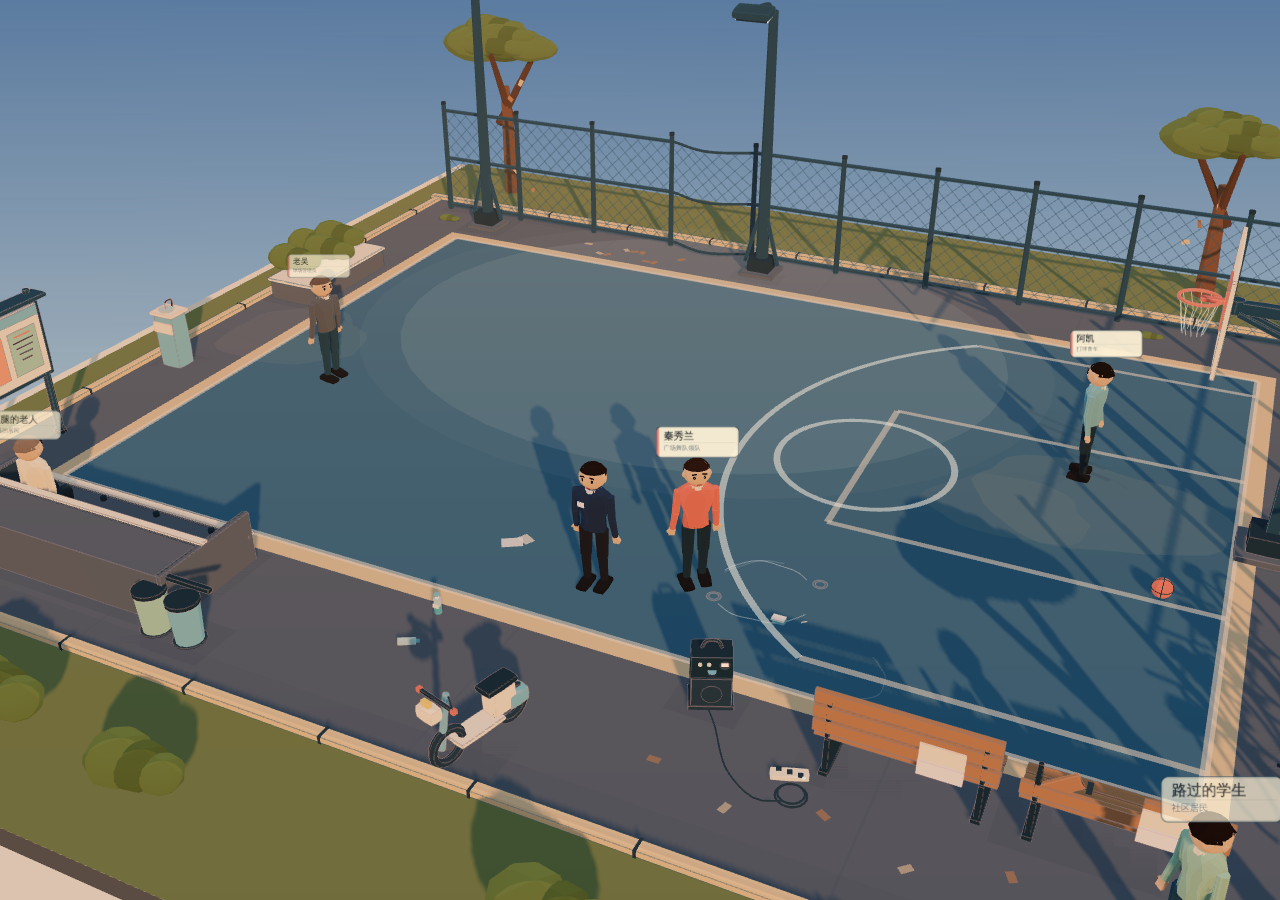
<file: src/web/scenes/court.html>
<!doctype html>
<html lang="zh-CN">
<head>
<meta charset="UTF-8" />
<meta name="viewport" content="width=device-width, initial-scale=1.0, maximum-scale=1.0, user-scalable=no" />
<title>社区篮球场 · 微缩场景</title>
<link rel="icon" href="data:," />
<style>
  * { box-sizing: border-box; }
  html, body { margin: 0; width: 100%; height: 100%; overflow: hidden; background: #dfe7ea; }
  #stage { width: 100%; height: 100%; }
  #stage canvas { display: block; width: 100%; height: 100%; touch-action: none; outline: none; }
</style>
</head>
<body>
<div id="stage"></div>
<!-- 脚本必须外链：页面 CSP 是 script-src 'self'，内联脚本会被直接拦掉 -->
<script type="module" src="./court.js"></script>
</body>
</html>
</file>
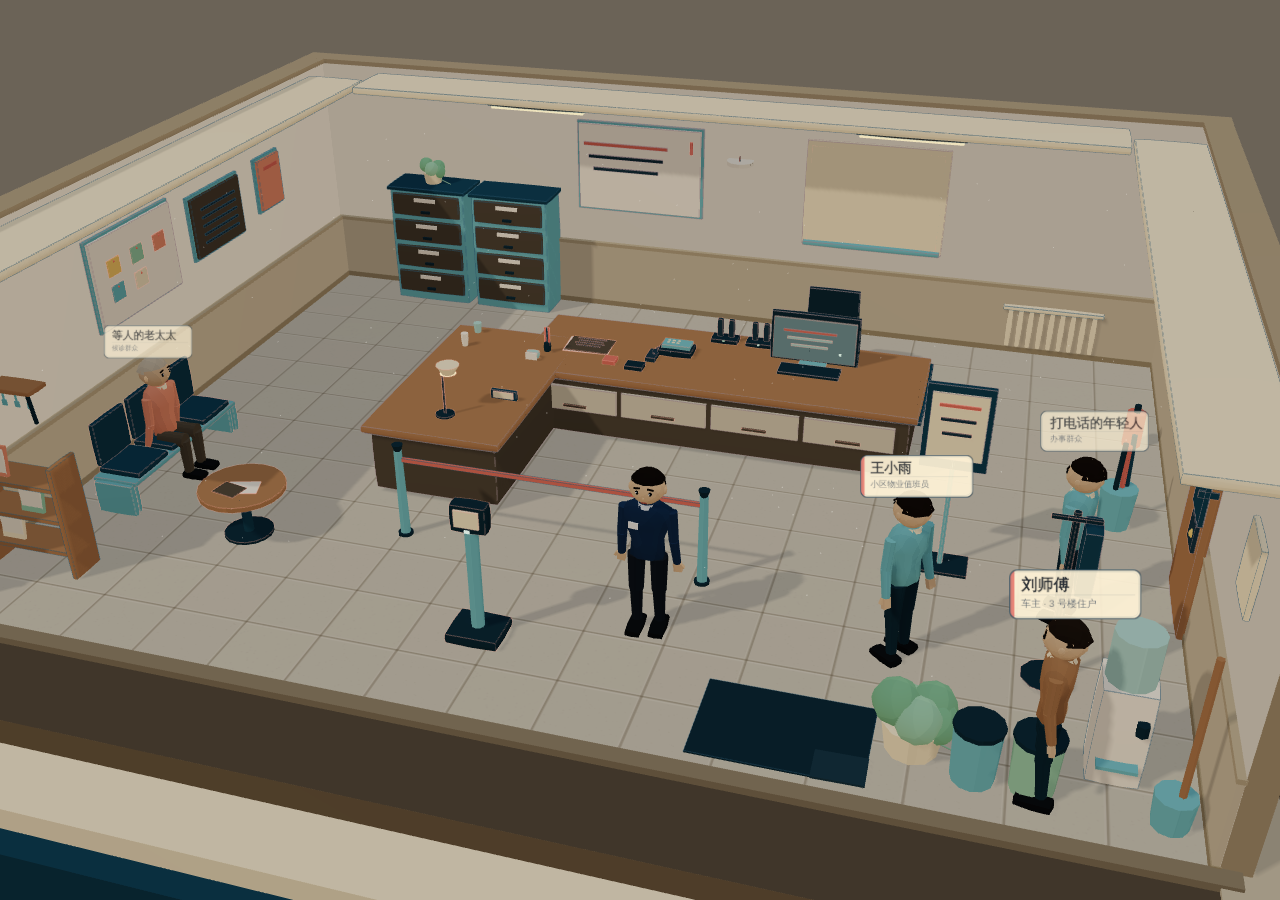
<file: src/web/scenes/duty.html>
<!doctype html>
<html lang="zh-CN">
<head>
<meta charset="UTF-8" />
<meta name="viewport" content="width=device-width, initial-scale=1.0, maximum-scale=1.0, user-scalable=no" />
<title>值班台 · 微缩场景</title>
<link rel="icon" href="data:," />
<style>
  * { box-sizing: border-box; }
  html, body { margin: 0; width: 100%; height: 100%; overflow: hidden; background: #dfe7ea; }
  #stage { width: 100%; height: 100%; }
  #stage canvas { display: block; width: 100%; height: 100%; touch-action: none; outline: none; }
</style>
</head>
<body>
<div id="stage"></div>
<!-- 脚本必须外链：页面 CSP 是 script-src 'self'，内联脚本会被直接拦掉 -->
<script type="module" src="./duty.js"></script>
</body>
</html>
</file>
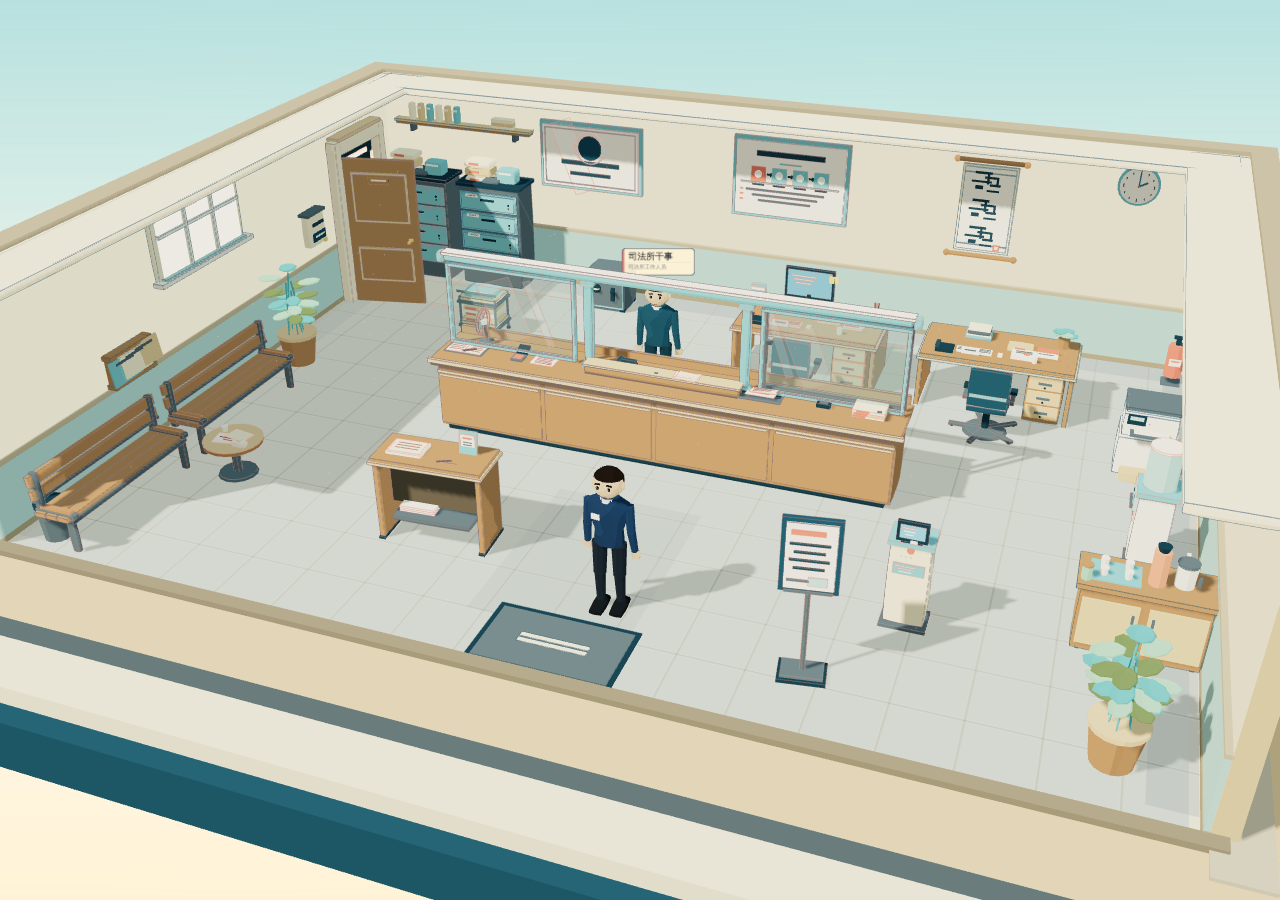
<file: src/web/scenes/judicial.html>
<!doctype html>
<html lang="zh-CN">
<head>
<meta charset="UTF-8" />
<meta name="viewport" content="width=device-width, initial-scale=1.0, maximum-scale=1.0, user-scalable=no" />
<title>镇司法所 · 微缩场景</title>
<link rel="icon" href="data:," />
<style>
  * { box-sizing: border-box; }
  html, body { margin: 0; width: 100%; height: 100%; overflow: hidden; background: #dfe7ea; }
  #stage { width: 100%; height: 100%; }
  #stage canvas { display: block; width: 100%; height: 100%; touch-action: none; outline: none; }
</style>
</head>
<body>
<div id="stage"></div>
<script type="module" src="./judicial.js"></script>
</body>
</html>
</file>
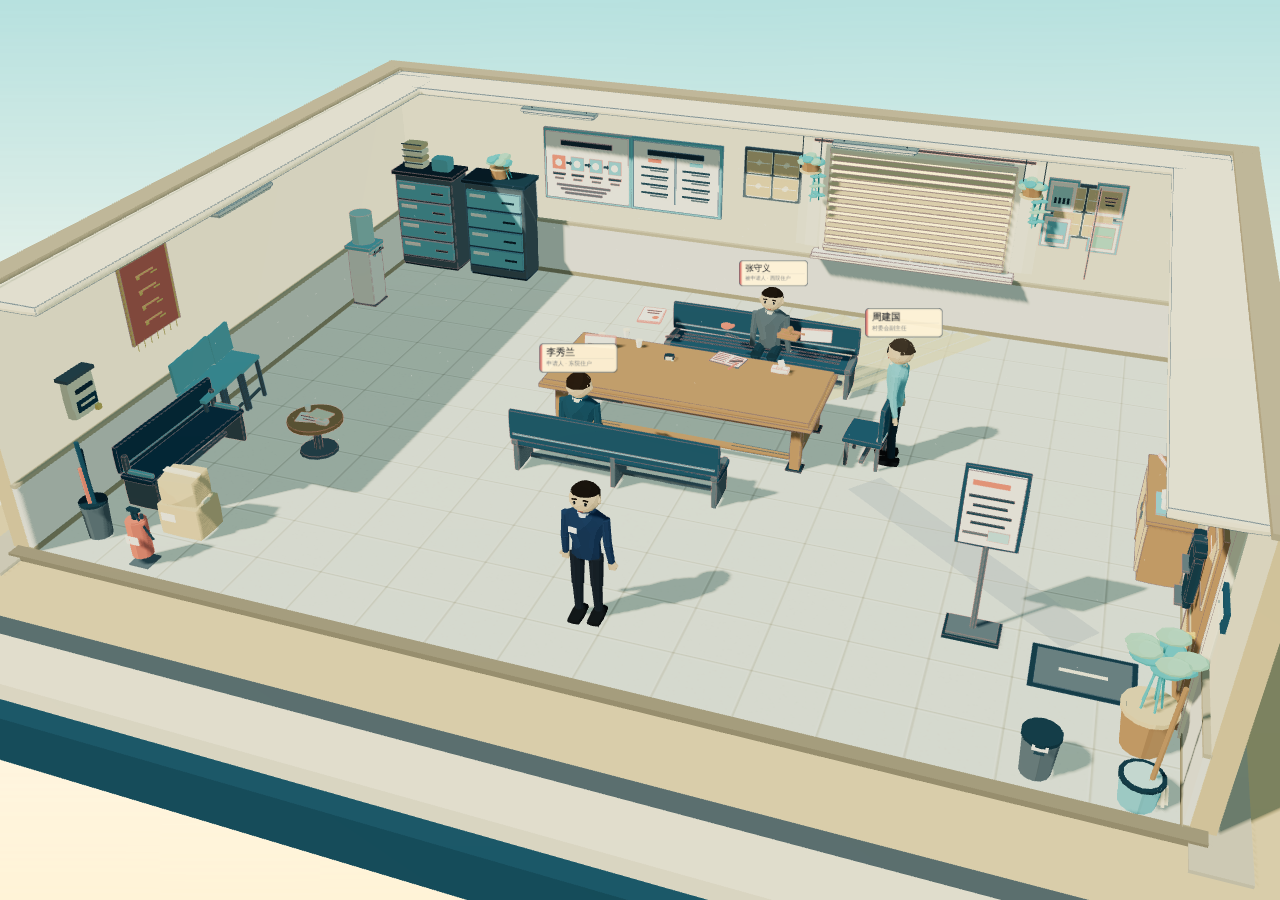
<file: src/web/scenes/mediation.html>
<!doctype html>
<html lang="zh-CN">
<head>
<meta charset="UTF-8" />
<meta name="viewport" content="width=device-width, initial-scale=1.0, maximum-scale=1.0, user-scalable=no" />
<title>调解室 · 微缩场景</title>
<link rel="icon" href="data:," />
<style>
  * { box-sizing: border-box; }
  html, body { margin: 0; width: 100%; height: 100%; overflow: hidden; background: #dfe7ea; }
  #stage { width: 100%; height: 100%; }
  #stage canvas { display: block; width: 100%; height: 100%; touch-action: none; outline: none; }
</style>
</head>
<body>
<div id="stage"></div>
<!-- 脚本必须外链：页面 CSP 是 script-src 'self'，内联脚本会被直接拦掉 -->
<script type="module" src="./mediation.js"></script>
</body>
</html>
</file>
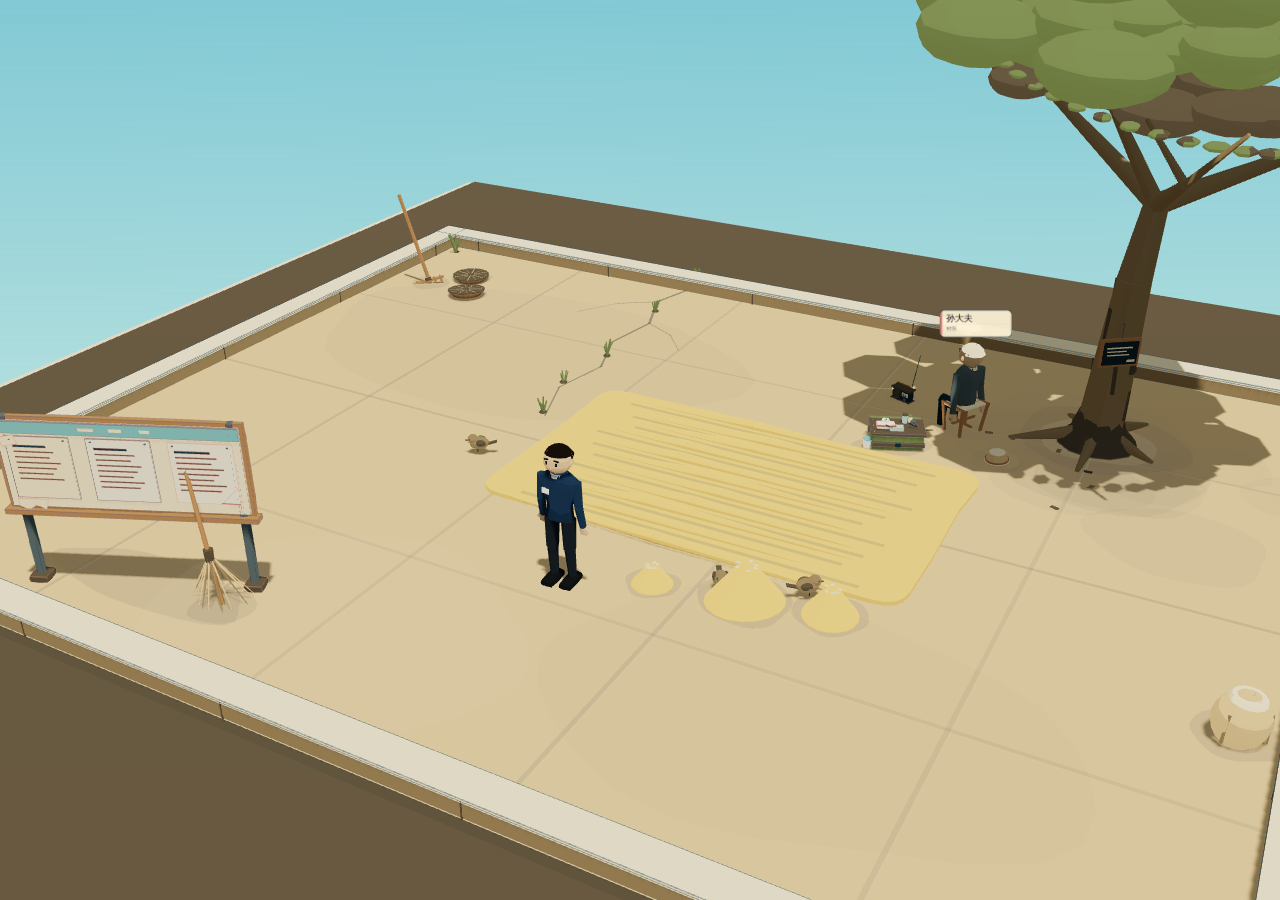
<file: src/web/scenes/thresh.html>
<!doctype html>
<html lang="zh-CN">
<head>
<meta charset="UTF-8" />
<meta name="viewport" content="width=device-width, initial-scale=1.0, maximum-scale=1.0, user-scalable=no" />
<title>晒谷场 · 微缩场景</title>
<link rel="icon" href="data:," />
<style>
  * { box-sizing: border-box; }
  html, body { margin: 0; width: 100%; height: 100%; overflow: hidden; background: #dfe7ea; }
  #stage { width: 100%; height: 100%; }
  #stage canvas { display: block; width: 100%; height: 100%; touch-action: none; outline: none; }
</style>
</head>
<body>
<div id="stage"></div>
<script type="module" src="./thresh.js"></script>
</body>
</html>
</file>
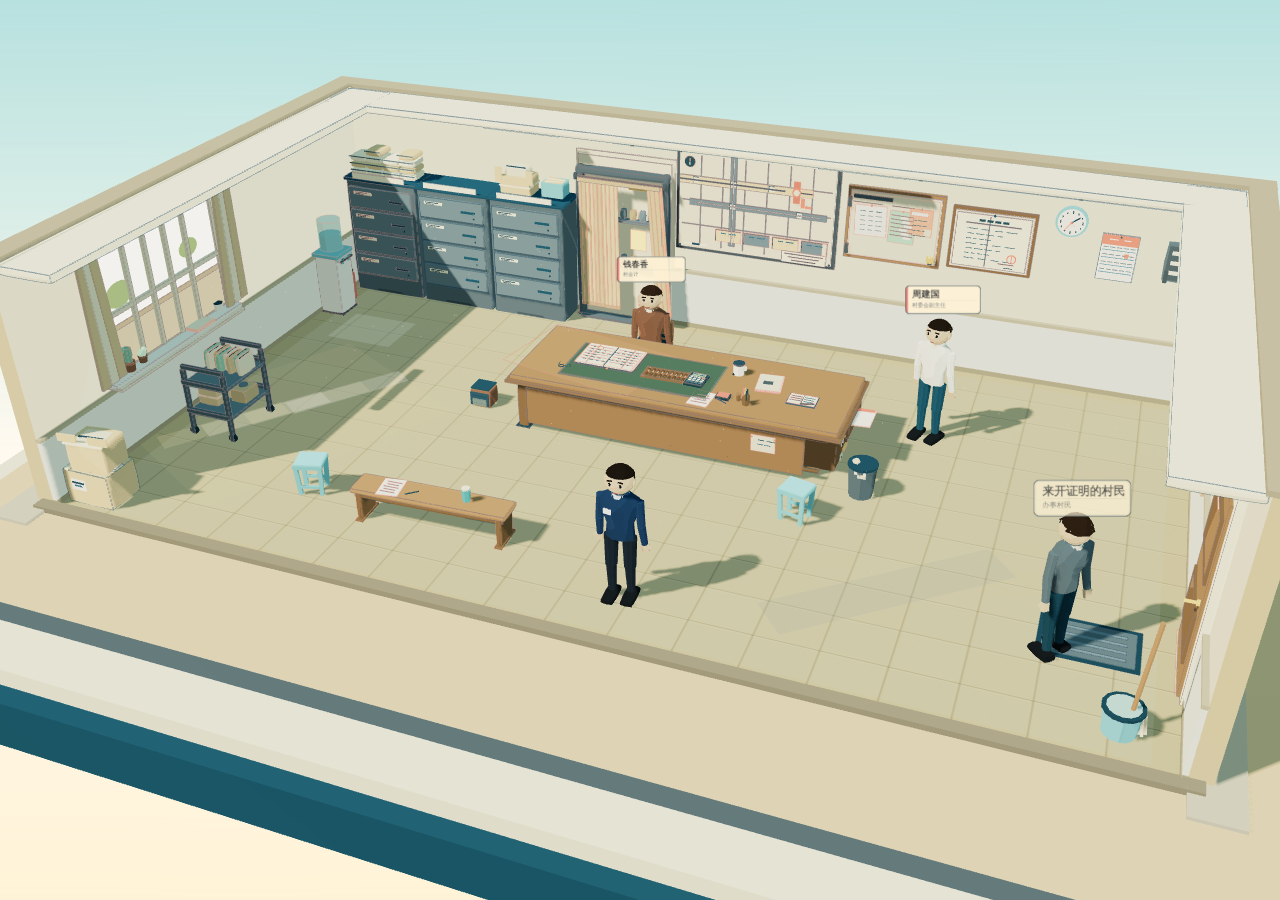
<file: src/web/scenes/village.html>
<!doctype html>
<html lang="zh-CN">
<head>
<meta charset="UTF-8" />
<meta name="viewport" content="width=device-width, initial-scale=1.0, maximum-scale=1.0, user-scalable=no" />
<title>村委会 · 微缩场景</title>
<link rel="icon" href="data:," />
<style>
  * { box-sizing: border-box; }
  html, body { margin: 0; width: 100%; height: 100%; overflow: hidden; background: #dfe7ea; }
  #stage { width: 100%; height: 100%; }
  #stage canvas { display: block; width: 100%; height: 100%; touch-action: none; outline: none; }
</style>
</head>
<body>
<div id="stage"></div>
<script type="module" src="./village.js"></script>
</body>
</html>
</file>
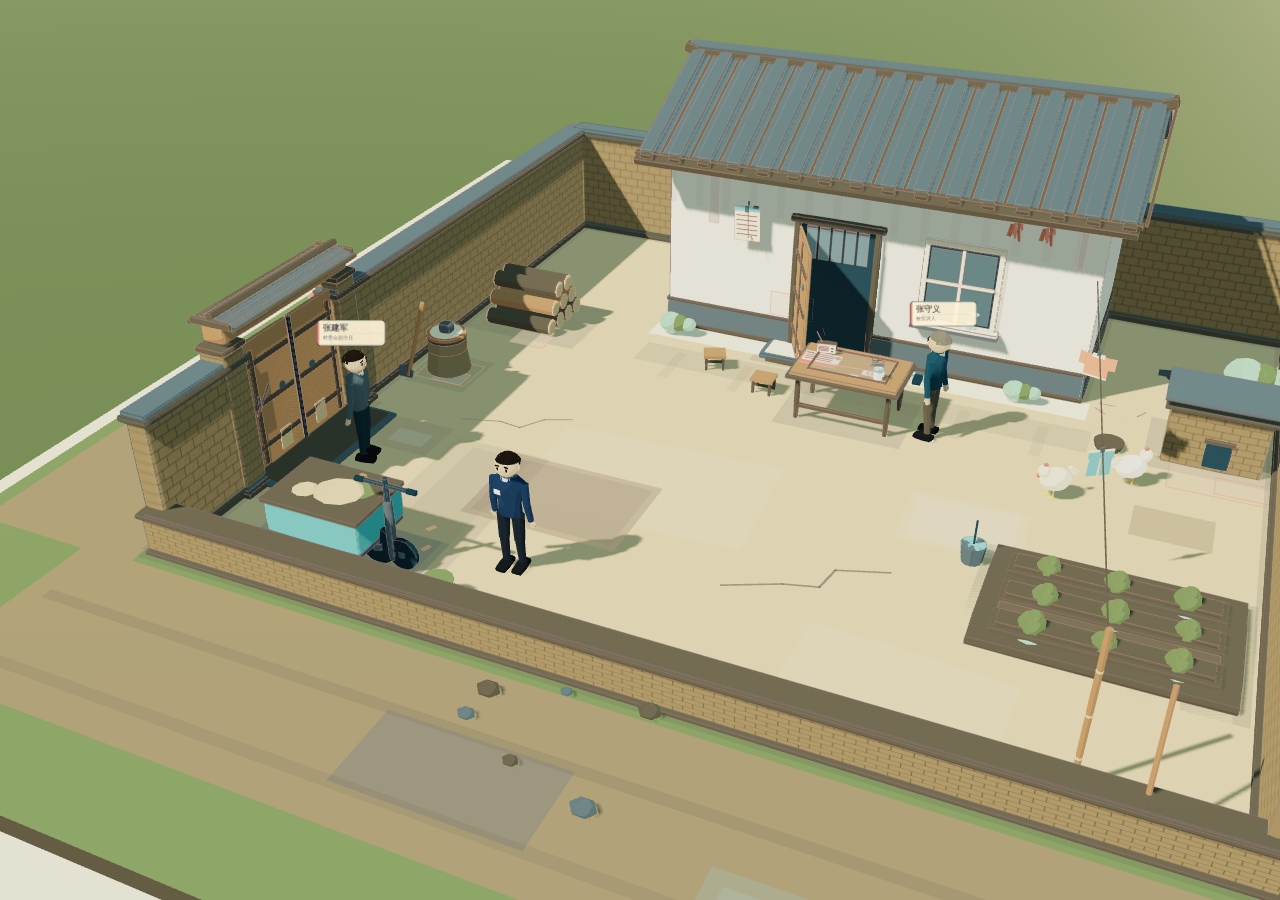
<file: src/web/scenes/yard.html>
<!doctype html>
<html lang="zh-CN">
<head>
<meta charset="UTF-8" />
<meta name="viewport" content="width=device-width, initial-scale=1.0, maximum-scale=1.0, user-scalable=no" />
<title>张家院 · 微缩场景</title>
<link rel="icon" href="data:," />
<style>
  * { box-sizing: border-box; }
  html, body { margin: 0; width: 100%; height: 100%; overflow: hidden; background: #dfe7ea; }
  #stage { width: 100%; height: 100%; }
  #stage canvas { display: block; width: 100%; height: 100%; touch-action: none; outline: none; }
</style>
</head>
<body>
<div id="stage"></div>
<!-- 脚本必须外链：页面 CSP 是 script-src 'self'，内联脚本会被直接拦掉 -->
<script type="module" src="./yard.js"></script>
</body>
</html>
</file>
